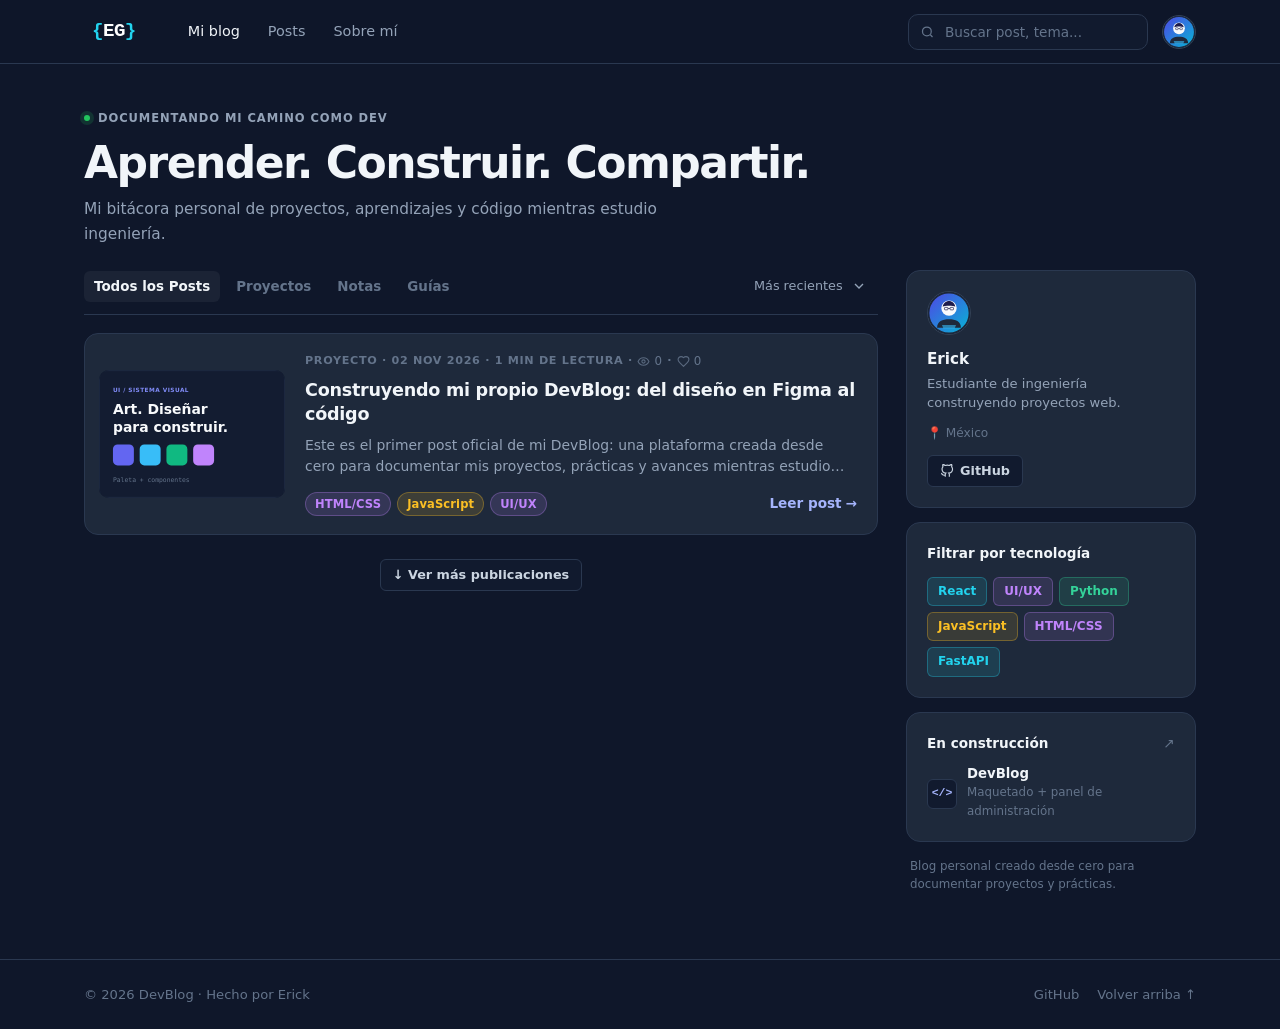
<file: index.html>
<!DOCTYPE html>
<html lang="es">
<head>
  <meta charset="UTF-8">
  <meta name="viewport" content="width=device-width, initial-scale=1.0">
  <title>{EG} DevBlog — Aprender. Construir. Compartir.</title>
  <meta name="description" content="Bitácora personal de proyectos, aprendizajes y código.">
  <link rel="icon" type="image/svg+xml" href="assets/images/logo.svg">
  <link rel="stylesheet" href="css/style.css">
  <link rel="stylesheet" href="css/blog.css">
</head>
<body data-page="feed" id="top">

  <!-- ========================================================================
       HEADER PÚBLICO
       - Logo {EG} con inversión de colores cian y blanco al pasar el cursor
       - Avatar circular con enlace a la sección Sobre mí
       ======================================================================== -->
  <header class="site-header">
    <div class="container header-inner">
      <a href="index.html" class="logo" aria-label="Inicio DevBlog">
        <span class="logo-brace">{</span><span class="logo-letters">EG</span><span class="logo-brace">}</span>
      </a>

      <nav class="main-nav" aria-label="Principal">
        <a href="index.html" class="nav-link is-active">Mi blog</a>
        <a href="#feed" class="nav-link">Posts</a>
        <a href="#sobre-mi" class="nav-link">Sobre mí</a>
      </nav>

      <div class="header-actions">
        <form class="header-search" id="header-search" role="search">
          <svg width="15" height="15" viewBox="0 0 24 24" fill="none" stroke="currentColor" stroke-width="2" aria-hidden="true">
            <circle cx="11" cy="11" r="7"></circle>
            <path d="m20 20-3.5-3.5"></path>
          </svg>
          <input type="search" placeholder="Buscar post, tema..." aria-label="Buscar publicaciones">
        </form>

        <!-- Foto de perfil circular -->
        <a href="#sobre-mi" class="avatar-btn" aria-label="Sobre mí">
          <img src="assets/images/avatar.svg" alt="Foto de perfil">
        </a>
      </div>
    </div>
  </header>

  <!-- ========================================================================
       HERO PRINCIPAL
       ======================================================================== -->
  <section class="hero">
    <div class="container">
      <p class="eyebrow">
        <span class="eyebrow-dot" aria-hidden="true"></span>
        <span>Documentando mi camino como dev</span>
      </p>
      <h1 class="hero-title">Aprender. Construir. Compartir.</h1>
      <p class="hero-subtitle">
        Mi bitácora personal de proyectos, aprendizajes y código mientras estudio ingeniería.
      </p>
    </div>
  </section>

  <!-- ========================================================================
       FEED EN 2 COLUMNAS (MURO IZQUIERDA + SIDEBAR DERECHA)
       ======================================================================== -->
  <main class="container" id="feed">
    <div class="feed-layout">

      <!-- Columna izquierda: Muro de publicaciones -->
      <section aria-label="Publicaciones">
        <div class="feed-toolbar">
          <div class="filter-tabs" id="feed-tabs" role="tablist" aria-label="Filtrar por tipo"></div>

          <label class="visually-hidden" for="feed-sort">Ordenar</label>
          <select id="feed-sort" class="input select select--sm feed-sort">
            <option value="recent">Más recientes</option>
            <option value="oldest">Más antiguos</option>
          </select>
        </div>

        <p class="feed-status" id="feed-status" hidden></p>

        <div class="feed-list" id="feed-list"></div>

        <div class="load-more-wrap">
          <button type="button" class="btn btn-secondary btn-sm" id="load-more">
            ↓ Ver más publicaciones
          </button>
        </div>
      </section>

      <!-- Columna derecha: Barra lateral -->
      <aside class="sidebar" id="sobre-mi" aria-label="Información del autor y filtros">

        <!-- Tarjeta de perfil del autor (dinámica y editable por el admin) -->
        <div class="card profile-card" id="sidebar-profile-card"></div>

        <!-- Filtrar por tecnología (dinámica y editable por el admin) -->
        <div class="card" id="sidebar-tech-card"></div>

        <!-- En construcción (dinámica y editable por el admin) -->
        <div class="card" id="sidebar-build-card"></div>

        <p class="sidebar-note">
          Blog personal creado desde cero para documentar proyectos y prácticas.
        </p>
      </aside>
    </div>
  </main>

  <!-- ========================================================================
       FOOTER
       ======================================================================== -->
  <footer class="site-footer">
    <div class="container footer-inner">
      <span>© 2026 DevBlog · Hecho por Erick</span>
      <div class="footer-links">
        <a href="https://github.com/Z3K-Erick/DevBlog" target="_blank" rel="noopener noreferrer">GitHub</a>
        <a href="#top">Volver arriba ↑</a>
      </div>
    </div>
  </footer>

  <script src="js/store.js"></script>
  <script src="js/ui.js"></script>
  <script src="js/feed.js"></script>
</body>
</html>
</file>
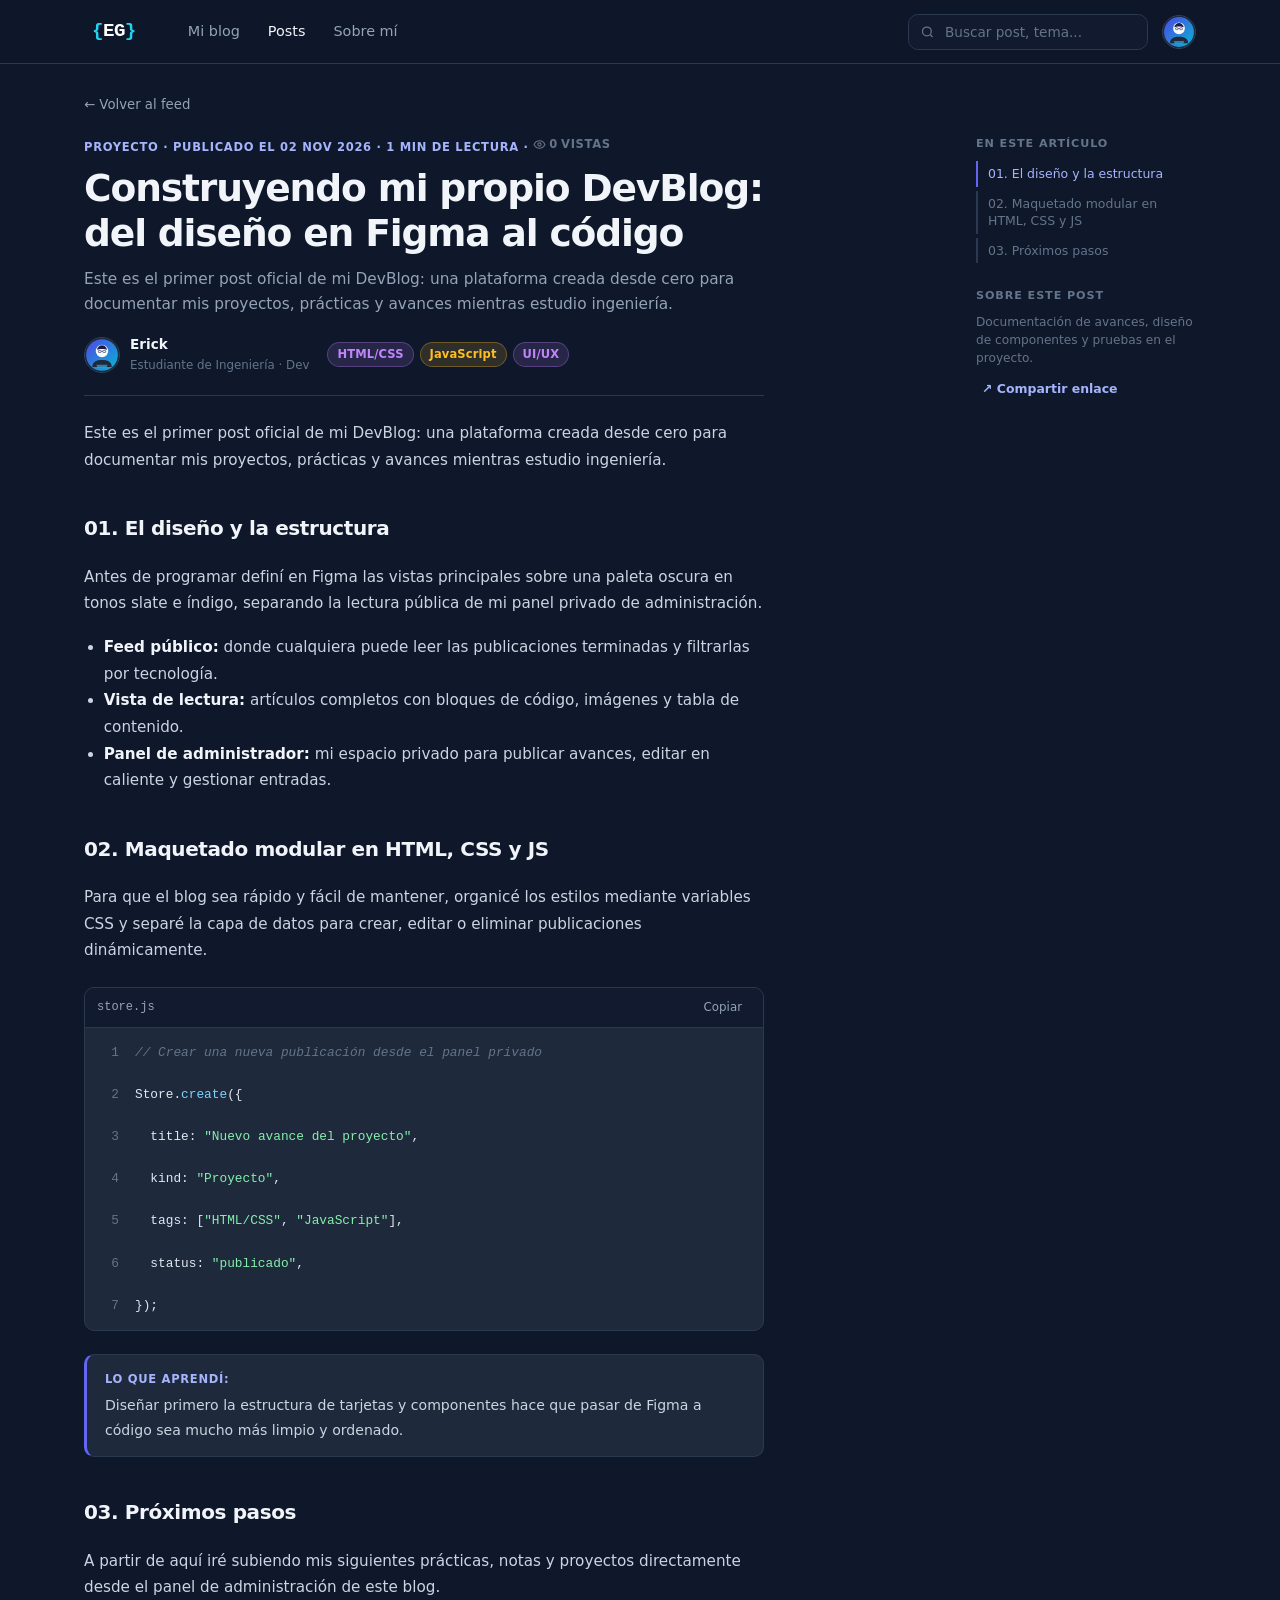
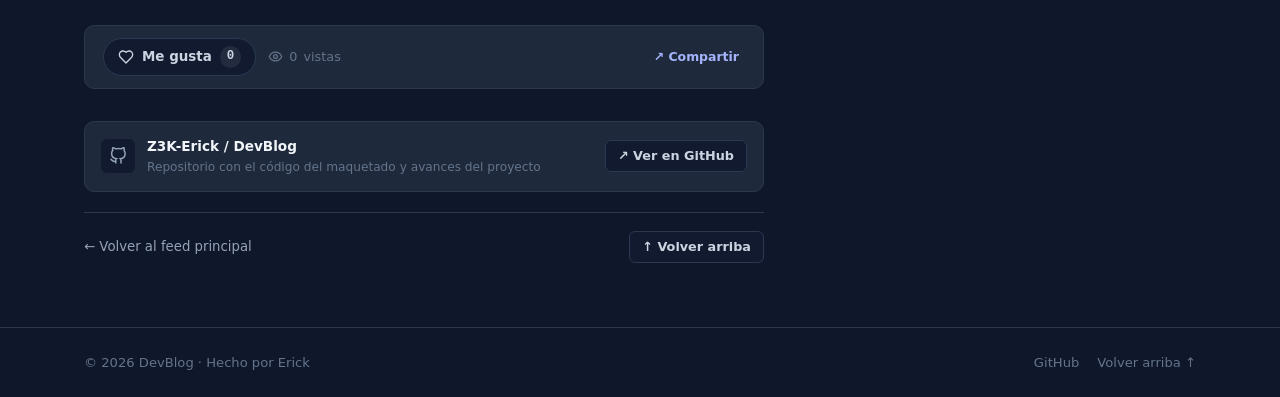
<file: post.html>
<!DOCTYPE html>
<html lang="es">
<head>
  <meta charset="UTF-8">
  <meta name="viewport" content="width=device-width, initial-scale=1.0">
  <title>Lectura de post — {EG} DevBlog</title>
  <link rel="icon" type="image/svg+xml" href="assets/images/logo.svg">
  <link rel="stylesheet" href="css/style.css">
  <link rel="stylesheet" href="css/blog.css">
</head>
<body data-page="post" id="top">

  <!-- ========================================================================
       HEADER PÚBLICO
       ======================================================================== -->
  <header class="site-header">
    <div class="container header-inner">
      <a href="index.html" class="logo" aria-label="Inicio DevBlog">
        <span class="logo-brace">{</span><span class="logo-letters">EG</span><span class="logo-brace">}</span>
      </a>

      <nav class="main-nav" aria-label="Principal">
        <a href="index.html" class="nav-link">Mi blog</a>
        <a href="index.html#feed" class="nav-link is-active">Posts</a>
        <a href="index.html#sobre-mi" class="nav-link">Sobre mí</a>
      </nav>

      <div class="header-actions">
        <form class="header-search" id="header-search" role="search">
          <svg width="15" height="15" viewBox="0 0 24 24" fill="none" stroke="currentColor" stroke-width="2" aria-hidden="true">
            <circle cx="11" cy="11" r="7"></circle>
            <path d="m20 20-3.5-3.5"></path>
          </svg>
          <input type="search" placeholder="Buscar post, tema..." aria-label="Buscar publicaciones">
        </form>

        <!-- Foto de perfil circular -->
        <a href="index.html#sobre-mi" class="avatar-btn" aria-label="Sobre mí">
          <img src="assets/images/avatar.svg" alt="Foto de perfil">
        </a>
      </div>
    </div>
  </header>

  <!-- ========================================================================
       CONTENIDO DEL ARTÍCULO (EL HILO)
       ======================================================================== -->
  <main class="container post-page" id="post-root"></main>

  <!-- ========================================================================
       FOOTER
       ======================================================================== -->
  <footer class="site-footer">
    <div class="container footer-inner">
      <span>© 2026 DevBlog · Hecho por Erick</span>
      <div class="footer-links">
        <a href="https://github.com/Z3K-Erick/DevBlog" target="_blank" rel="noopener noreferrer">GitHub</a>
        <a href="#top">Volver arriba ↑</a>
      </div>
    </div>
  </footer>

  <script src="js/store.js"></script>
  <script src="js/markdown.js"></script>
  <script src="js/ui.js"></script>
  <script src="js/post.js"></script>
</body>
</html>
</file>
<file: css/style.css>
/* ==========================================================================
   {EG} DevBlog — Sistema base
   Paleta slate (azul medianoche) con acentos índigo y cian.
   ========================================================================== */

:root {
  /* Superficies */
  --bg: #0f172a;
  --bg-deep: #0b1222;
  --surface: #1e293b;
  --surface-hover: #243247;
  --surface-sunken: #111a2e;

  /* Bordes */
  --border: #2a3850;
  --border-strong: #334155;

  /* Texto */
  --text: #f1f5f9;
  --text-soft: #cbd5e1;
  --text-muted: #94a3b8;
  --text-faint: #64748b;

  /* Acentos */
  --primary: #6366f1;
  --primary-hover: #4f46e5;
  --primary-soft: rgba(99, 102, 241, 0.14);
  --primary-text: #a5b4fc;
  --cyan: #22d3ee;
  --success: #22c55e;
  --warning: #f59e0b;
  --danger: #ef4444;

  /* Forma */
  --radius-sm: 6px;
  --radius: 10px;
  --radius-lg: 14px;
  --radius-full: 999px;
  --shadow: 0 10px 30px -10px rgba(0, 0, 0, 0.6);
  --ring: 0 0 0 3px rgba(99, 102, 241, 0.35);

  /* Tipografía */
  --font-sans: 'Inter', system-ui, -apple-system, 'Segoe UI', Roboto, sans-serif;
  --font-mono: 'JetBrains Mono', 'Fira Code', Consolas, monospace;

  --header-h: 64px;
  --container: 1160px;
  --ease: 180ms cubic-bezier(0.4, 0, 0.2, 1);
}

/* --------------------------------------------------------------------------
   Reset
   -------------------------------------------------------------------------- */
*,
*::before,
*::after {
  box-sizing: border-box;
}

* {
  margin: 0;
}

html {
  -webkit-text-size-adjust: 100%;
  scroll-behavior: smooth;
  scroll-padding-top: calc(var(--header-h) + 16px);
}

body {
  min-height: 100vh;
  display: flex;
  flex-direction: column;
  background: var(--bg);
  color: var(--text);
  font-family: var(--font-sans);
  font-size: 15px;
  line-height: 1.6;
  -webkit-font-smoothing: antialiased;
}

img,
svg {
  display: block;
  max-width: 100%;
}

a {
  color: inherit;
  text-decoration: none;
}

button,
input,
select,
textarea {
  font: inherit;
  color: inherit;
}

button {
  cursor: pointer;
  background: none;
  border: 0;
}

ul,
ol {
  padding: 0;
  list-style: none;
}

:focus-visible {
  outline: 2px solid var(--primary-text);
  outline-offset: 2px;
}

::selection {
  background: rgba(99, 102, 241, 0.4);
}

[hidden] {
  display: none !important;
}

.visually-hidden {
  position: absolute !important;
  width: 1px;
  height: 1px;
  padding: 0;
  margin: -1px;
  overflow: hidden;
  clip: rect(0 0 0 0);
  white-space: nowrap;
  border: 0;
}

.container {
  width: 100%;
  max-width: var(--container);
  margin-inline: auto;
  padding-inline: 24px;
}

.muted {
  color: var(--text-faint);
  font-size: 0.85rem;
}

.nowrap {
  white-space: nowrap;
}

/* --------------------------------------------------------------------------
   Logo {EG} — los colores cian y blanco se invierten al pasar el cursor
   -------------------------------------------------------------------------- */
.logo {
  display: inline-flex;
  align-items: center;
  padding: 4px 8px;
  border-radius: var(--radius-sm);
  font-family: var(--font-mono);
  font-size: 1.2rem;
  font-weight: 700;
  letter-spacing: -0.03em;
  line-height: 1;
  user-select: none;
}

.logo-brace {
  color: var(--cyan);
  transition: color var(--ease);
}

.logo-letters {
  color: #fff;
  transition: color var(--ease);
}

.logo:hover .logo-brace,
.logo:focus-visible .logo-brace {
  color: #fff;
}

.logo:hover .logo-letters,
.logo:focus-visible .logo-letters {
  color: var(--cyan);
}

/* --------------------------------------------------------------------------
   Header público
   -------------------------------------------------------------------------- */
.site-header {
  position: sticky;
  top: 0;
  z-index: 50;
  height: var(--header-h);
  background: rgba(15, 23, 42, 0.85);
  backdrop-filter: blur(12px);
  -webkit-backdrop-filter: blur(12px);
  border-bottom: 1px solid var(--border);
}

.header-inner {
  display: flex;
  align-items: center;
  gap: 32px;
  height: 100%;
}

.main-nav {
  display: flex;
  gap: 4px;
}

.nav-link {
  padding: 6px 12px;
  border-radius: var(--radius-sm);
  color: var(--text-muted);
  font-size: 0.9rem;
  font-weight: 500;
  transition: color var(--ease), background var(--ease);
}

.nav-link:hover {
  color: var(--text);
  background: rgba(255, 255, 255, 0.04);
}

.nav-link.is-active {
  color: var(--text);
}

.header-actions {
  display: flex;
  align-items: center;
  gap: 14px;
  margin-left: auto;
}

.header-search {
  position: relative;
  width: 240px;
}

.header-search svg {
  position: absolute;
  top: 50%;
  left: 12px;
  transform: translateY(-50%);
  color: var(--text-faint);
  pointer-events: none;
}

.header-search input {
  width: 100%;
  height: 36px;
  padding: 0 12px 0 36px;
  background: var(--surface-sunken);
  border: 1px solid var(--border);
  border-radius: var(--radius);
  font-size: 0.85rem;
  transition: border-color var(--ease), box-shadow var(--ease);
}

.header-search input::placeholder {
  color: var(--text-faint);
}

.header-search input:focus {
  outline: none;
  border-color: var(--primary);
  box-shadow: var(--ring);
}

/* Avatar */
.avatar-btn {
  position: relative;
  display: inline-flex;
  flex-shrink: 0;
  width: 34px;
  height: 34px;
  padding: 0;
  border-radius: 50%;
  border: 1.5px solid var(--border-strong);
  transition: border-color var(--ease), transform var(--ease);
}

.avatar-btn img {
  width: 100%;
  height: 100%;
  border-radius: 50%;
  object-fit: cover;
}

.avatar-btn:hover {
  border-color: var(--primary);
  transform: scale(1.05);
}

/* --------------------------------------------------------------------------
   Footer
   -------------------------------------------------------------------------- */
.site-footer {
  margin-top: auto;
  border-top: 1px solid var(--border);
  padding: 24px 0;
  color: var(--text-faint);
  font-size: 0.82rem;
}

.footer-inner {
  display: flex;
  flex-wrap: wrap;
  align-items: center;
  justify-content: space-between;
  gap: 12px;
}

.footer-links {
  display: flex;
  gap: 18px;
}

.footer-links a:hover {
  color: var(--text);
}

/* --------------------------------------------------------------------------
   Botones
   -------------------------------------------------------------------------- */
.btn {
  display: inline-flex;
  align-items: center;
  justify-content: center;
  gap: 6px;
  height: 38px;
  padding: 0 16px;
  border: 1px solid transparent;
  border-radius: var(--radius);
  font-size: 0.875rem;
  font-weight: 600;
  white-space: nowrap;
  transition: background var(--ease), border-color var(--ease), color var(--ease), box-shadow var(--ease);
}

.btn:active {
  transform: translateY(1px);
}

.btn:disabled {
  opacity: 0.5;
  pointer-events: none;
}

.btn-primary {
  background: var(--primary);
  color: #fff;
}

.btn-primary:hover {
  background: var(--primary-hover);
  box-shadow: 0 6px 18px -6px rgba(99, 102, 241, 0.7);
}

.btn-secondary {
  background: var(--surface-sunken);
  border-color: var(--border);
  color: var(--text-soft);
}

.btn-secondary:hover {
  background: var(--surface-hover);
  border-color: var(--border-strong);
  color: var(--text);
}

.btn-danger {
  background: var(--danger);
  color: #fff;
}

.btn-danger:hover {
  background: #dc2626;
}

.btn-danger-soft:hover {
  color: #fca5a5;
  border-color: rgba(239, 68, 68, 0.45);
  background: rgba(239, 68, 68, 0.1);
}

.btn-sm {
  height: 32px;
  padding: 0 12px;
  font-size: 0.8rem;
  border-radius: var(--radius-sm);
}

.btn-block {
  width: 100%;
}

.icon-btn {
  display: inline-grid;
  place-items: center;
  width: 32px;
  height: 32px;
  border-radius: var(--radius-sm);
  color: var(--text-muted);
  transition: background var(--ease), color var(--ease);
}

.icon-btn:hover {
  background: rgba(255, 255, 255, 0.06);
  color: var(--text);
}

.link-arrow {
  display: inline-flex;
  align-items: center;
  gap: 4px;
  color: var(--primary-text);
  font-size: 0.85rem;
  font-weight: 600;
  white-space: nowrap;
}

.link-arrow span {
  transition: transform var(--ease);
}

.link-arrow:hover span {
  transform: translateX(3px);
}

/* --------------------------------------------------------------------------
   Formularios
   -------------------------------------------------------------------------- */
.field {
  display: flex;
  flex-direction: column;
  gap: 6px;
}

.label {
  font-size: 0.8rem;
  font-weight: 600;
  color: var(--text-soft);
}

.input {
  width: 100%;
  min-height: 40px;
  padding: 9px 12px;
  background: var(--bg-deep);
  border: 1px solid var(--border);
  border-radius: var(--radius);
  font-size: 0.875rem;
  transition: border-color var(--ease), box-shadow var(--ease);
}

.input::placeholder {
  color: var(--text-faint);
}

.input:focus {
  outline: none;
  border-color: var(--primary);
  box-shadow: var(--ring);
}

.textarea {
  resize: vertical;
  min-height: 110px;
  line-height: 1.6;
}

.select {
  appearance: none;
  padding-right: 34px;
  background-image: url("data:image/svg+xml,%3Csvg xmlns='http://www.w3.org/2000/svg' width='16' height='16' viewBox='0 0 24 24' fill='none' stroke='%2394a3b8' stroke-width='2'%3E%3Cpath d='m6 9 6 6 6-6'/%3E%3C/svg%3E");
  background-repeat: no-repeat;
  background-position: right 10px center;
  cursor: pointer;
}

.select option {
  background: var(--surface);
}

.select--sm {
  min-height: 32px;
  padding-block: 4px;
  font-size: 0.8rem;
}

.form-hint {
  font-size: 0.75rem;
  color: var(--text-faint);
}

.form-error {
  padding: 8px 12px;
  border-radius: var(--radius-sm);
  background: rgba(239, 68, 68, 0.12);
  border: 1px solid rgba(239, 68, 68, 0.3);
  color: #fca5a5;
  font-size: 0.8rem;
}

/* Input de etiquetas */
.tag-input {
  display: flex;
  flex-wrap: wrap;
  align-items: center;
  gap: 6px;
  min-height: 40px;
  padding: 6px 8px;
  background: var(--bg-deep);
  border: 1px solid var(--border);
  border-radius: var(--radius);
  cursor: text;
  transition: border-color var(--ease), box-shadow var(--ease);
}

.tag-input:focus-within {
  border-color: var(--primary);
  box-shadow: var(--ring);
}

.tag-input-list {
  display: contents;
}

.tag-input-field {
  flex: 1;
  min-width: 140px;
  padding: 2px 4px;
  background: transparent;
  border: 0;
  font-size: 0.85rem;
}

.tag-input-field:focus {
  outline: none;
}

/* --------------------------------------------------------------------------
   Etiquetas, chips y estados
   -------------------------------------------------------------------------- */
.tag {
  display: inline-flex;
  align-items: center;
  padding: 2px 9px;
  border-radius: var(--radius-full);
  font-size: 0.72rem;
  font-weight: 600;
  letter-spacing: 0.01em;
  white-space: nowrap;
  color: var(--tag-color);
  background: color-mix(in srgb, var(--tag-color) 14%, transparent);
  border: 1px solid color-mix(in srgb, var(--tag-color) 30%, transparent);
}

.tag--c0 { --tag-color: #818cf8; }
.tag--c1 { --tag-color: #22d3ee; }
.tag--c2 { --tag-color: #c084fc; }
.tag--c3 { --tag-color: #34d399; }
.tag--c4 { --tag-color: #fbbf24; }
.tag--c5 { --tag-color: #f472b6; }

.chip-list {
  display: flex;
  flex-wrap: wrap;
  gap: 6px;
}

.chip {
  display: inline-flex;
  align-items: center;
  gap: 4px;
  padding: 2px 8px;
  border-radius: var(--radius-sm);
  background: rgba(148, 163, 184, 0.08);
  color: var(--text-muted);
  font-size: 0.75rem;
  font-weight: 500;
}

a.chip:hover {
  color: var(--text);
  background: rgba(148, 163, 184, 0.16);
}

.chip--removable {
  background: var(--primary-soft);
  color: var(--primary-text);
}

.chip--removable button {
  display: grid;
  place-items: center;
  width: 16px;
  height: 16px;
  border-radius: 50%;
  color: inherit;
  font-size: 0.9rem;
  line-height: 1;
}

.chip--removable button:hover {
  background: rgba(255, 255, 255, 0.12);
}

.status {
  display: inline-flex;
  align-items: center;
  gap: 6px;
  padding: 2px 9px;
  border-radius: var(--radius-full);
  font-size: 0.72rem;
  font-weight: 600;
  white-space: nowrap;
}

.status::before {
  content: '';
  width: 6px;
  height: 6px;
  border-radius: 50%;
  background: currentColor;
}

.status--published {
  color: #4ade80;
  background: rgba(34, 197, 94, 0.12);
  border: 1px solid rgba(34, 197, 94, 0.3);
}

/* --------------------------------------------------------------------------
   Tarjetas y estados vacíos
   -------------------------------------------------------------------------- */
.card {
  background: var(--surface);
  border: 1px solid var(--border);
  border-radius: var(--radius-lg);
  padding: 20px;
}

.empty-state {
  display: flex;
  flex-direction: column;
  align-items: center;
  gap: 8px;
  padding: 48px 24px;
  text-align: center;
  color: var(--text-muted);
  font-size: 0.9rem;
  border: 1px dashed var(--border-strong);
  border-radius: var(--radius-lg);
}

.empty-state .btn {
  margin-top: 8px;
}

.empty-state-title {
  color: var(--text);
  font-weight: 600;
  font-size: 1rem;
}

.empty-state--page {
  margin: 64px auto;
  max-width: 520px;
}

/* --------------------------------------------------------------------------
   Toasts
   -------------------------------------------------------------------------- */
.toast-region {
  position: fixed;
  right: 20px;
  bottom: 20px;
  z-index: 200;
  display: flex;
  flex-direction: column;
  gap: 8px;
  pointer-events: none;
}

.toast {
  min-width: 240px;
  max-width: 360px;
  padding: 12px 16px;
  background: var(--surface);
  border: 1px solid var(--border-strong);
  border-left: 3px solid var(--primary);
  border-radius: var(--radius);
  box-shadow: var(--shadow);
  font-size: 0.875rem;
  animation: toast-in 0.25s ease both;
}

.toast--success { border-left-color: var(--success); }
.toast--error { border-left-color: var(--danger); }

.toast.is-leaving {
  animation: toast-out 0.2s ease forwards;
}

@keyframes toast-in {
  from { opacity: 0; transform: translateY(10px); }
}

@keyframes toast-out {
  to { opacity: 0; transform: translateY(10px); }
}

/* --------------------------------------------------------------------------
   Responsive
   -------------------------------------------------------------------------- */
@media (max-width: 860px) {
  .header-inner { gap: 16px; }
  .header-search { width: 200px; }
}

@media (max-width: 680px) {
  .container { padding-inline: 16px; }
  .main-nav { display: none; }
  .header-actions { flex: 1; justify-content: flex-end; }
  .header-search { width: auto; flex: 1; max-width: 260px; }
}

@media (prefers-reduced-motion: reduce) {
  *, *::before, *::after {
    animation-duration: 0.01ms !important;
    transition-duration: 0.01ms !important;
    scroll-behavior: auto !important;
  }
}
</file>
<file: css/blog.css>
/* ==========================================================================
   {EG} DevBlog — Vistas públicas: Feed (index) y Lectura (post)
   ========================================================================== */

/* --------------------------------------------------------------------------
   Hero
   -------------------------------------------------------------------------- */
.hero {
  padding: 40px 0 24px;
}

.eyebrow {
  display: inline-flex;
  align-items: center;
  gap: 8px;
  color: var(--text-muted);
  font-size: 0.72rem;
  font-weight: 600;
  letter-spacing: 0.08em;
  text-transform: uppercase;
}

.eyebrow-dot {
  width: 6px;
  height: 6px;
  border-radius: 50%;
  background: var(--success);
  box-shadow: 0 0 0 4px rgba(34, 197, 94, 0.16);
}

.hero-title {
  margin-top: 10px;
  font-size: clamp(2rem, 4.2vw, 2.75rem);
  font-weight: 800;
  line-height: 1.12;
  letter-spacing: -0.035em;
}

.hero-subtitle {
  max-width: 600px;
  margin-top: 10px;
  color: var(--text-muted);
  font-size: 0.96rem;
}

/* --------------------------------------------------------------------------
   Layout del feed: 2 columnas (muro izquierda + sidebar derecha)
   -------------------------------------------------------------------------- */
.feed-layout {
  display: grid;
  grid-template-columns: minmax(0, 1fr) 290px;
  gap: 28px;
  align-items: start;
  padding-bottom: 64px;
}

.feed-toolbar {
  display: flex;
  align-items: center;
  justify-content: space-between;
  gap: 16px;
  padding-bottom: 12px;
  margin-bottom: 18px;
  border-bottom: 1px solid var(--border);
}

.filter-tabs {
  display: flex;
  flex-wrap: wrap;
  gap: 6px;
}

.filter-tab {
  padding: 5px 10px;
  border-radius: var(--radius-sm);
  color: var(--text-faint);
  font-size: 0.84rem;
  font-weight: 600;
  transition: color var(--ease), background var(--ease);
}

.filter-tab:hover {
  color: var(--text);
}

.filter-tab.is-active {
  color: var(--text);
  background: rgba(255, 255, 255, 0.05);
}

.feed-sort {
  width: auto;
  background-color: transparent;
  border-color: transparent;
  color: var(--text-muted);
}

.feed-status {
  margin: -6px 0 14px;
  color: var(--text-muted);
  font-size: 0.82rem;
}

.feed-list {
  display: flex;
  flex-direction: column;
  gap: 16px;
}

.load-more-wrap {
  display: flex;
  justify-content: center;
  margin-top: 24px;
}

/* --------------------------------------------------------------------------
   PostCard (reutilizable en Feed Público y Mi Feed)
   -------------------------------------------------------------------------- */
.post-card {
  display: grid;
  overflow: hidden;
  background: var(--surface);
  border: 1px solid var(--border);
  border-radius: var(--radius-lg);
  transition: border-color var(--ease), box-shadow var(--ease);
}

.post-card:hover {
  border-color: rgba(99, 102, 241, 0.45);
  box-shadow: var(--shadow);
}

.post-card-media {
  display: block;
  overflow: hidden;
  background: var(--bg-deep);
}

.post-card-media img {
  width: 100%;
  height: 100%;
  object-fit: cover;
}

.post-card-body {
  display: flex;
  flex-direction: column;
  gap: 8px;
  min-width: 0;
  padding: 18px 20px;
}

.post-card-top {
  display: flex;
  align-items: center;
  justify-content: space-between;
  gap: 12px;
}

.featured-kicker {
  color: var(--primary-text);
  font-size: 0.72rem;
  font-weight: 700;
  letter-spacing: 0.06em;
  text-transform: uppercase;
}

.post-kicker {
  color: var(--text-faint);
  font-size: 0.7rem;
  font-weight: 600;
  letter-spacing: 0.06em;
  text-transform: uppercase;
}

.post-readtime {
  display: inline-flex;
  align-items: center;
  gap: 5px;
  color: var(--text-faint);
  font-size: 0.76rem;
}

.post-card-title {
  font-size: 1.1rem;
  font-weight: 700;
  line-height: 1.35;
  letter-spacing: -0.015em;
}

.post-card-title a:hover {
  color: var(--primary-text);
}

.post-card-excerpt {
  display: -webkit-box;
  -webkit-line-clamp: 2;
  -webkit-box-orient: vertical;
  overflow: hidden;
  color: var(--text-muted);
  font-size: 0.87rem;
  line-height: 1.55;
}

.post-card-footer {
  display: flex;
  align-items: center;
  justify-content: space-between;
  gap: 12px;
  margin-top: auto;
  padding-top: 6px;
}

.post-card-actions {
  display: flex;
  flex-shrink: 0;
  gap: 6px;
}

/* Variante destacada (arriba del feed) */
.post-card--featured .post-card-media {
  display: flex;
  align-items: center;
  justify-content: center;
  padding: 16px 20px;
  background: radial-gradient(circle at top left, rgba(99, 102, 241, 0.16), transparent 65%), #13182b;
  border-bottom: 1px solid var(--border);
}

.post-card--featured .post-card-media img {
  width: auto;
  max-width: 340px;
  max-height: 190px;
  height: auto;
  object-fit: contain;
  border-radius: var(--radius);
  border: 1px solid rgba(255, 255, 255, 0.08);
}

.post-card--featured .post-card-body {
  padding: 20px 22px 22px;
}

.post-card--featured .post-card-title {
  font-size: 1.38rem;
}

/* Variante fila horizontal */
.post-card--row {
  grid-template-columns: 200px minmax(0, 1fr);
}

.post-card--row .post-card-media {
  margin: 14px 0 14px 14px;
  border-radius: var(--radius);
  aspect-ratio: 16 / 11;
  align-self: center;
}

.post-card--no-media {
  grid-template-columns: minmax(0, 1fr);
}

/* --------------------------------------------------------------------------
   Sidebar (Derecha en el Feed)
   -------------------------------------------------------------------------- */
.sidebar {
  display: flex;
  flex-direction: column;
  gap: 14px;
}

.sidebar-head {
  display: flex;
  align-items: center;
  justify-content: space-between;
  margin-bottom: 12px;
}

.sidebar-title {
  color: var(--text);
  font-size: 0.85rem;
  font-weight: 700;
}

/* Tarjeta de perfil fiel al maquetado */
.profile-card {
  display: flex;
  flex-direction: column;
  align-items: flex-start;
  gap: 12px;
}

.sidebar-card-top {
  display: flex;
  align-items: center;
  justify-content: space-between;
  width: 100%;
}

.profile-avatar-circle {
  width: 44px;
  height: 44px;
  border-radius: 50%;
  border: 1.5px solid var(--border-strong);
  background: var(--surface-sunken);
  overflow: hidden;
}

.profile-avatar-circle img {
  width: 100%;
  height: 100%;
  object-fit: cover;
}

.profile-info {
  min-height: 36px;
}

.profile-name {
  font-size: 0.95rem;
  font-weight: 700;
}

.profile-bio {
  margin-top: 2px;
  color: var(--text-muted);
  font-size: 0.82rem;
  line-height: 1.45;
}

.profile-loc {
  display: inline-flex;
  align-items: center;
  gap: 5px;
  color: var(--text-faint);
  font-size: 0.76rem;
}

/* Botones de tecnología */
.tech-filters {
  display: flex;
  flex-wrap: wrap;
  gap: 6px;
}

.tech-chip {
  display: inline-flex;
  align-items: center;
  padding: 4px 10px;
  border-radius: var(--radius-sm);
  background: color-mix(in srgb, var(--tag-color) 12%, transparent);
  border: 1px solid color-mix(in srgb, var(--tag-color) 30%, transparent);
  color: var(--tag-color);
  font-size: 0.75rem;
  font-weight: 600;
  transition: background var(--ease), box-shadow var(--ease);
}

.tech-chip:hover,
.tech-chip.is-active {
  background: color-mix(in srgb, var(--tag-color) 24%, transparent);
}

.tech-chip.is-active {
  box-shadow: 0 0 0 2px color-mix(in srgb, var(--tag-color) 50%, transparent);
}

/* Tarjeta "En construcción" */
.build-list {
  display: flex;
  flex-direction: column;
  gap: 12px;
}

.build-item {
  display: flex;
  align-items: center;
  gap: 10px;
}

.build-icon {
  display: inline-grid;
  place-items: center;
  flex-shrink: 0;
  width: 30px;
  height: 30px;
  border-radius: var(--radius-sm);
  background: var(--surface-sunken);
  border: 1px solid var(--border);
  color: var(--primary-text);
  font-family: var(--font-mono);
  font-size: 0.72rem;
  font-weight: 700;
}

.build-name {
  display: block;
  font-size: 0.83rem;
  font-weight: 600;
  line-height: 1.25;
}

.build-desc {
  display: block;
  color: var(--text-faint);
  font-size: 0.74rem;
}

.sidebar-note {
  padding: 2px 4px;
  color: var(--text-faint);
  font-size: 0.74rem;
  line-height: 1.5;
}

/* --------------------------------------------------------------------------
   Pantalla 2: Lectura completa (post.html)
   -------------------------------------------------------------------------- */
.post-page {
  padding-top: 28px;
  padding-bottom: 64px;
}

.back-link {
  display: inline-flex;
  align-items: center;
  gap: 6px;
  margin-bottom: 20px;
  color: var(--text-muted);
  font-size: 0.83rem;
  font-weight: 500;
}

.back-link:hover {
  color: var(--text);
}

.post-layout {
  display: grid;
  grid-template-columns: minmax(0, 680px) 220px;
  justify-content: space-between;
  gap: 44px;
  align-items: start;
}

.post-header {
  padding-bottom: 20px;
  margin-bottom: 24px;
  border-bottom: 1px solid var(--border);
}

.post-title {
  margin-top: 10px;
  font-size: clamp(1.75rem, 3.6vw, 2.35rem);
  font-weight: 800;
  line-height: 1.18;
  letter-spacing: -0.03em;
}

.post-lead {
  margin-top: 12px;
  color: var(--text-muted);
  font-size: 0.96rem;
  line-height: 1.6;
}

.post-author {
  display: flex;
  flex-wrap: wrap;
  align-items: center;
  gap: 10px;
  margin-top: 18px;
}

.post-author-avatar {
  border-radius: 50%;
  border: 1px solid var(--border-strong);
}

.post-author-name {
  display: block;
  font-size: 0.85rem;
  font-weight: 600;
}

.post-author-role {
  display: block;
  color: var(--text-faint);
  font-size: 0.74rem;
}

.post-author-tags {
  margin-left: 8px;
}

/* Cuerpo del artículo */
.prose {
  color: var(--text-soft);
  font-size: 0.95rem;
  line-height: 1.75;
}

.prose > * + * {
  margin-top: 1.15em;
}

.prose h2 {
  margin-top: 1.9em;
  color: var(--text);
  font-size: 1.25rem;
  font-weight: 700;
  letter-spacing: -0.02em;
}

.prose h3 {
  margin-top: 1.5em;
  color: var(--text);
  font-size: 1.05rem;
  font-weight: 700;
}

.prose strong {
  color: var(--text);
}

.prose ul,
.prose ol {
  padding-left: 1.3em;
}

.prose ul { list-style: disc; }
.prose ol { list-style: decimal; }

.prose :not(pre) > code {
  padding: 2px 6px;
  border-radius: 5px;
  background: var(--surface);
  border: 1px solid var(--border);
  color: #e0e7ff;
  font-family: var(--font-mono);
  font-size: 0.84em;
}

/* Figura con barra estilo ventana */
.prose-figure {
  margin-block: 1.6em;
  overflow: hidden;
  border: 1px solid var(--border);
  border-radius: var(--radius-lg);
  background: #13182b;
}

.prose-figure-bar {
  display: flex;
  align-items: center;
  gap: 10px;
  padding: 8px 14px;
  background: var(--surface-sunken);
  border-bottom: 1px solid var(--border);
  color: var(--text-faint);
  font-size: 0.74rem;
}

.win-dots {
  display: inline-flex;
  gap: 5px;
}

.win-dots i {
  width: 7px;
  height: 7px;
  border-radius: 50%;
  background: var(--border-strong);
}

.prose-figure-body {
  display: flex;
  justify-content: center;
  padding: 16px;
}

.prose-figure-body img {
  width: auto;
  max-width: 420px;
  max-height: 240px;
  height: auto;
  object-fit: contain;
  border-radius: var(--radius);
}

.prose-figure figcaption {
  padding: 8px 14px;
  border-top: 1px solid var(--border);
  background: var(--bg);
  color: var(--text-faint);
  font-size: 0.75rem;
}

/* Callout / Lo que aprendí */
.callout {
  padding: 14px 18px;
  border-radius: var(--radius);
  border: 1px solid var(--border);
  border-left: 3px solid var(--primary);
  background: var(--surface);
  color: var(--text-soft);
  font-size: 0.88rem;
}

.callout strong {
  display: block;
  margin-bottom: 4px;
  color: var(--primary-text);
  font-size: 0.72rem;
  letter-spacing: 0.06em;
  text-transform: uppercase;
}

/* Bloque de código con números de línea */
.code-block {
  margin-block: 1.5em;
  overflow: hidden;
  border: 1px solid var(--border);
  border-radius: var(--radius);
  background: var(--surface);
}

.code-block-head {
  display: flex;
  align-items: center;
  justify-content: space-between;
  padding: 7px 12px;
  border-bottom: 1px solid var(--border);
  background: var(--surface-sunken);
}

.code-block-name {
  color: var(--text-muted);
  font-family: var(--font-mono);
  font-size: 0.75rem;
}

.code-copy {
  padding: 2px 9px;
  border-radius: var(--radius-sm);
  color: var(--text-muted);
  font-size: 0.74rem;
}

.code-copy:hover {
  color: var(--text);
}

.code-copy.is-copied {
  color: #4ade80;
}

.code-block pre {
  margin: 0;
  padding: 14px 16px;
  overflow-x: auto;
  color: #e2e8f0;
  font-family: var(--font-mono);
  font-size: 0.8rem;
  line-height: 1.65;
}

.code-line {
  display: flex;
  gap: 16px;
}

.code-ln {
  user-select: none;
  min-width: 18px;
  text-align: right;
  color: var(--text-faint);
}

.code-src {
  flex: 1;
}

.tok-comment { color: #64748b; font-style: italic; }
.tok-string  { color: #86efac; }
.tok-keyword { color: #c4b5fd; }
.tok-number  { color: #fdba74; }
.tok-fn      { color: #7dd3fc; }
.tok-tag     { color: #f9a8d4; }

/* Tarjeta de repositorio al final del artículo */
.repo-card {
  display: flex;
  align-items: center;
  justify-content: space-between;
  gap: 16px;
  margin-top: 32px;
  padding: 14px 16px;
  border: 1px solid var(--border);
  border-radius: var(--radius);
  background: var(--surface);
}

.repo-card-info {
  display: flex;
  align-items: center;
  gap: 12px;
}

.repo-icon {
  display: inline-grid;
  place-items: center;
  width: 34px;
  height: 34px;
  border-radius: var(--radius-sm);
  background: var(--surface-sunken);
  color: var(--text-muted);
}

.repo-card-title {
  font-size: 0.85rem;
  font-weight: 600;
}

.repo-card-text {
  color: var(--text-faint);
  font-size: 0.76rem;
}

.post-footer {
  display: flex;
  align-items: center;
  justify-content: space-between;
  gap: 12px;
  margin-top: 20px;
  padding-top: 18px;
  border-top: 1px solid var(--border);
}

/* Índice lateral */
.post-aside {
  position: sticky;
  top: calc(var(--header-h) + 24px);
  display: flex;
  flex-direction: column;
  gap: 24px;
}

.aside-title {
  margin-bottom: 8px;
  color: var(--text-faint);
  font-size: 0.7rem;
  font-weight: 700;
  letter-spacing: 0.08em;
  text-transform: uppercase;
}

.toc-list {
  display: flex;
  flex-direction: column;
  gap: 4px;
}

.toc-link {
  display: block;
  padding: 4px 0 4px 10px;
  border-left: 2px solid var(--border);
  color: var(--text-faint);
  font-size: 0.78rem;
  line-height: 1.4;
  transition: color var(--ease), border-color var(--ease);
}

.toc-link:hover,
.toc-link.is-active {
  color: var(--primary-text);
  border-left-color: var(--primary);
}

.aside-note {
  color: var(--text-faint);
  font-size: 0.76rem;
  line-height: 1.5;
  margin-bottom: 8px;
}

.share-link {
  color: var(--primary-text);
  font-size: 0.78rem;
  font-weight: 600;
}

.share-link:hover {
  text-decoration: underline;
}

/* --------------------------------------------------------------------------
   Telemetría y Métricas (Vistas y Likes en Feed y Post)
   -------------------------------------------------------------------------- */
.post-meta-stat {
  display: inline-flex;
  align-items: center;
  gap: 4px;
  color: var(--text-faint);
  font-size: 0.74rem;
  font-weight: 500;
  vertical-align: middle;
}

.post-meta-stat svg {
  opacity: 0.85;
}

.post-card-meta-group {
  display: inline-flex;
  align-items: center;
  gap: 10px;
}

.post-actions-bar {
  display: flex;
  align-items: center;
  justify-content: space-between;
  flex-wrap: wrap;
  gap: 12px;
  margin-top: 24px;
  padding: 12px 18px;
  background: var(--surface);
  border: 1px solid var(--border);
  border-radius: var(--radius);
}

.post-actions-left {
  display: flex;
  align-items: center;
  gap: 12px;
}

.post-like-btn {
  display: inline-flex;
  align-items: center;
  gap: 8px;
  padding: 7px 14px;
  border-radius: var(--radius-full);
  background: var(--surface-sunken);
  border: 1px solid var(--border);
  color: var(--text-soft);
  font-size: 0.84rem;
  font-weight: 600;
  cursor: pointer;
  transition: background var(--ease), border-color var(--ease), color var(--ease), transform var(--ease);
}

.post-like-btn:hover {
  background: var(--surface-hover);
  border-color: rgba(244, 63, 94, 0.4);
  color: #fb7185;
}

.post-like-btn:active {
  transform: scale(0.97);
}

.post-like-btn.is-liked {
  background: rgba(244, 63, 94, 0.15);
  border-color: rgba(244, 63, 94, 0.5);
  color: #f43f5e;
}

.post-like-btn.is-liked .like-icon {
  fill: currentColor;
  transform: scale(1.08);
}

.post-like-btn .like-icon {
  transition: transform var(--ease), fill var(--ease);
}

.post-like-btn .like-count {
  display: inline-block;
  padding: 1px 7px;
  border-radius: var(--radius-full);
  background: rgba(255, 255, 255, 0.08);
  font-size: 0.78rem;
  font-family: var(--font-mono);
  font-weight: 600;
}

.post-views-badge {
  display: inline-flex;
  align-items: center;
  gap: 6px;
  color: var(--text-faint);
  font-size: 0.8rem;
}

.post-metric-inline {
  display: inline-flex;
  align-items: center;
  gap: 3px;
  color: var(--text-faint);
}

.post-metric-inline svg {
  vertical-align: -1px;
}

/* --------------------------------------------------------------------------
   Responsive
   -------------------------------------------------------------------------- */
@media (max-width: 960px) {
  .feed-layout,
  .post-layout {
    grid-template-columns: minmax(0, 1fr);
  }

  .post-aside {
    position: static;
    order: -1;
  }
}

@media (max-width: 640px) {
  .post-card--row {
    grid-template-columns: minmax(0, 1fr);
  }

  .post-card--row .post-card-media {
    margin: 14px 14px 0;
  }
}
</file>
